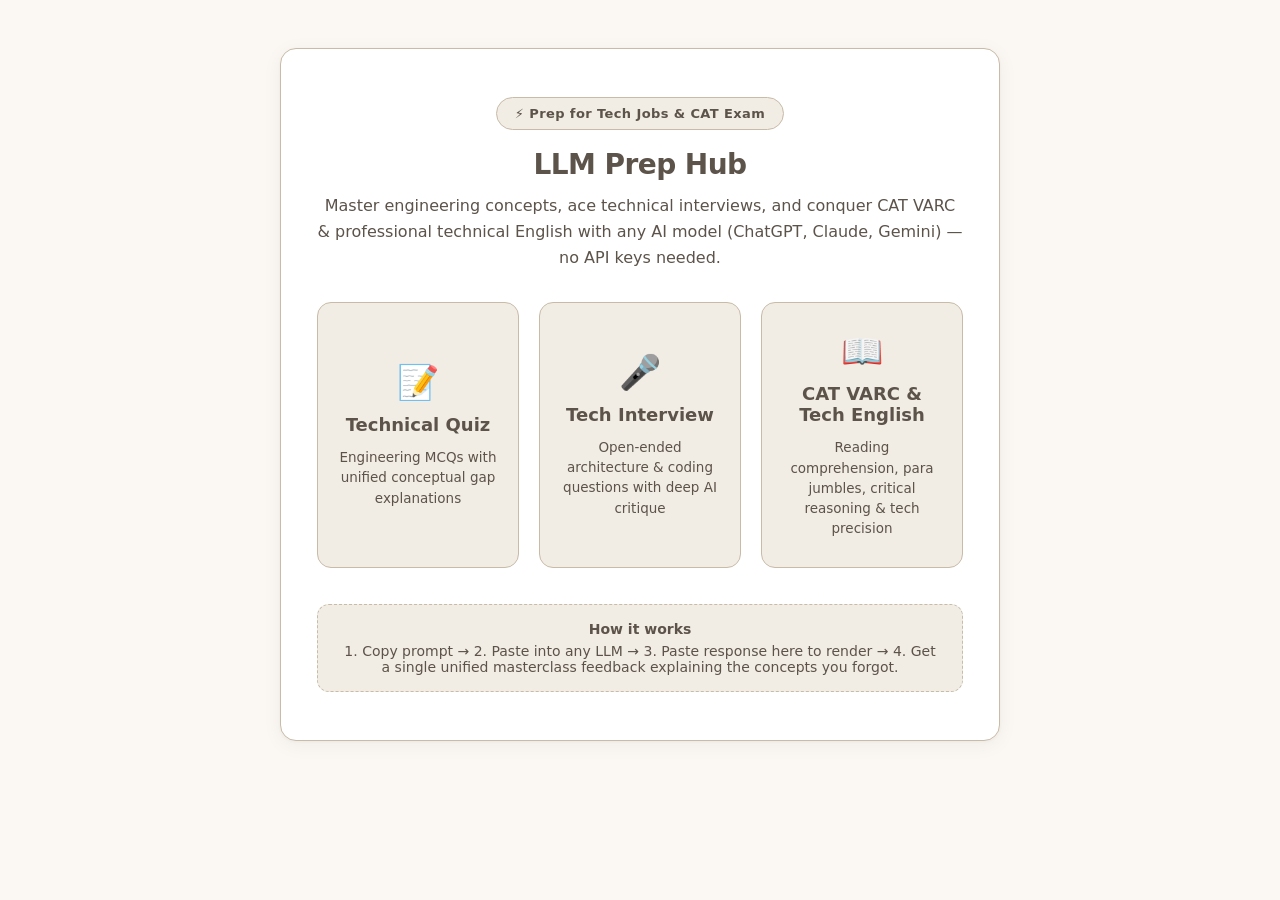
<file: index.html>
<!DOCTYPE html>
<html lang="en">
<head>
  <meta charset="UTF-8">
  <meta name="viewport" content="width=device-width, initial-scale=1.0">
  <title>LLM Prep Hub - Tech Job & CAT VARC Preparation</title>
  <link rel="stylesheet" href="styles.css">
</head>
<body>
  <div class="home-container">
    <div class="card home-card">
      <div class="brand-badge">⚡ Prep for Tech Jobs & CAT Exam</div>
      <h1>LLM Prep Hub</h1>
      <p class="home-subtitle">Master engineering concepts, ace technical interviews, and conquer CAT VARC & professional technical English with any AI model (ChatGPT, Claude, Gemini) — no API keys needed.</p>

      <div class="mode-grid">
        <a href="quiz/quiz.html" class="mode-card">
          <span class="mode-icon">📝</span>
          <span class="mode-title">Technical Quiz</span>
          <span class="mode-desc">Engineering MCQs with unified conceptual gap explanations</span>
        </a>

        <a href="interview/interview.html" class="mode-card">
          <span class="mode-icon">🎤</span>
          <span class="mode-title">Tech Interview</span>
          <span class="mode-desc">Open-ended architecture & coding questions with deep AI critique</span>
        </a>

        <a href="english/english.html" class="mode-card">
          <span class="mode-icon">📖</span>
          <span class="mode-title">CAT VARC & Tech English</span>
          <span class="mode-desc">Reading comprehension, para jumbles, critical reasoning & tech precision</span>
        </a>
      </div>

      <div class="home-footer">
        <strong>How it works</strong>
        <p>1. Copy prompt → 2. Paste into any LLM → 3. Paste response here to render → 4. Get a single unified masterclass feedback explaining the concepts you forgot.</p>
      </div>
    </div>
  </div>
</body>
</html>
</file>
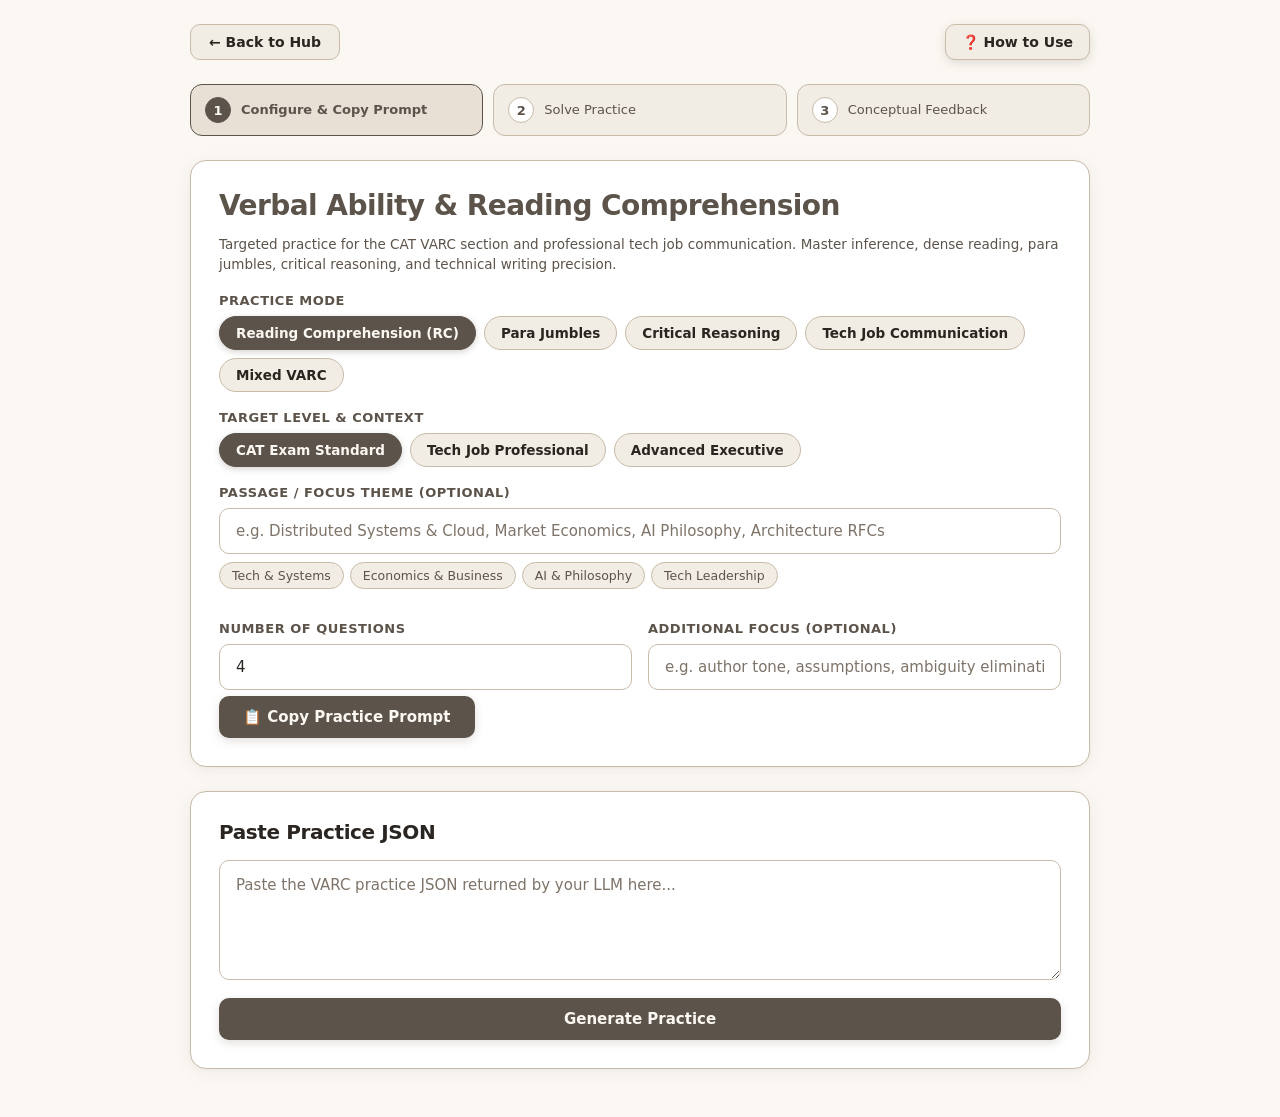
<file: english/english.html>
<!DOCTYPE html>
<html lang="en">
<head>
  <meta charset="UTF-8">
  <meta name="viewport" content="width=device-width, initial-scale=1.0">
  <meta http-equiv="Cache-Control" content="no-cache, no-store, must-revalidate">
  <meta http-equiv="Pragma" content="no-cache">
  <meta http-equiv="Expires" content="0">
  <title>LLM Learning Hub - CAT VARC & Tech English</title>
  <link rel="stylesheet" href="../styles.css">
</head>
<body>
  <div class="top-nav">
    <a href="../index.html" class="back-btn-top">← Back to Hub</a>
    <button id="helpBtn" class="help-btn-top">❓ How to Use</button>
  </div>

  <div class="container">
    <div class="step-flow">
      <div class="step active" id="step1">
        <span class="step-num">1</span>
        <span class="step-label">Configure & Copy Prompt</span>
      </div>
      <div class="step" id="step2">
        <span class="step-num">2</span>
        <span class="step-label">Solve Practice</span>
      </div>
      <div class="step" id="step3">
        <span class="step-num">3</span>
        <span class="step-label">Conceptual Feedback</span>
      </div>
    </div>

    <div class="card">
      <h1>Verbal Ability & Reading Comprehension</h1>
      <p class="template-hint">Targeted practice for the CAT VARC section and professional tech job communication. Master inference, dense reading, para jumbles, critical reasoning, and technical writing precision.</p>

      <label>Practice Mode</label>
      <div class="pill-group" id="practiceTypeGroup">
        <button type="button" class="pill-btn active" data-value="Reading Comprehension (RC)">Reading Comprehension (RC)</button>
        <button type="button" class="pill-btn" data-value="Para Jumbles & Sentence Order">Para Jumbles</button>
        <button type="button" class="pill-btn" data-value="Critical Reasoning & Inferences">Critical Reasoning</button>
        <button type="button" class="pill-btn" data-value="Tech Communication & Precision">Tech Job Communication</button>
        <button type="button" class="pill-btn" data-value="Mixed VARC Practice">Mixed VARC</button>
      </div>
      <input type="hidden" id="practiceType" value="Reading Comprehension (RC)">

      <label>Target Level & Context</label>
      <div class="pill-group" id="targetLevelGroup">
        <button type="button" class="pill-btn active" data-value="CAT Exam Standard">CAT Exam Standard</button>
        <button type="button" class="pill-btn" data-value="Tech Job Professional">Tech Job Professional</button>
        <button type="button" class="pill-btn" data-value="Advanced Executive">Advanced Executive</button>
      </div>
      <input type="hidden" id="targetLevel" value="CAT Exam Standard">

      <label for="topic">Passage / Focus Theme (Optional)</label>
      <input type="text" id="topic" placeholder="e.g. Distributed Systems & Cloud, Market Economics, AI Philosophy, Architecture RFCs">
      <div class="suggestion-chips">
        <button type="button" class="chip" onclick="setTopic('Distributed Systems & Cloud Computing')">Tech & Systems</button>
        <button type="button" class="chip" onclick="setTopic('Economics & Corporate Strategy')">Economics & Business</button>
        <button type="button" class="chip" onclick="setTopic('Cognitive Science & AI Ethics')">AI & Philosophy</button>
        <button type="button" class="chip" onclick="setTopic('Engineering Leadership & Technical RFCs')">Tech Leadership</button>
      </div>

      <div class="two-col-grid" style="margin-top: 14px;">
        <div>
          <label for="numQuestions">Number of Questions</label>
          <input type="number" id="numQuestions" value="4" min="1" max="20">
        </div>
        <div>
          <label for="additionalDescription">Additional Focus (optional)</label>
          <input type="text" id="additionalDescription" placeholder="e.g. author tone, assumptions, ambiguity elimination...">
        </div>
      </div>

      <button id="copyPromptBtn">📋 Copy Practice Prompt</button>
    </div>

    <div class="card">
      <h2>Paste Practice JSON</h2>
      <textarea id="jsonInput" placeholder="Paste the VARC practice JSON returned by your LLM here..."></textarea>
      <div class="action-buttons">
        <button id="generateBtn">Generate Practice</button>
      </div>
    </div>

    <div id="practiceArea" class="hidden">
      <div id="passageContainer"></div>
      <div id="questionsContainer"></div>
      <div id="submitArea"></div>
      <div id="result"></div>
    </div>

    <div id="feedbackPasteCard" class="card hidden">
      <h2>Paste AI Conceptual Feedback (Optional)</h2>
      <p class="template-hint">After copying the concept & knowledge gap prompt to your LLM, paste the AI's single masterclass response here to view it cleanly formatted.</p>
      <textarea id="feedbackTextInput" placeholder="Paste the AI's comprehensive conceptual feedback here..."></textarea>
      <div class="action-buttons">
        <button id="showFeedbackBtn">Show Feedback</button>
      </div>
    </div>

    <div id="feedbackViewArea"></div>
  </div>

  <div id="helpModal" class="modal-overlay">
    <div class="modal-card">
      <div class="modal-header">
        <h2>How to Use English / VARC Hub</h2>
        <button id="closeModalBtn" class="modal-close-btn">&times;</button>
      </div>
      <div class="modal-body">
        <ol>
          <li>Select your <strong>Practice Mode</strong> (e.g. Reading Comprehension, Para Jumbles, Tech Job Communication) and target level.</li>
          <li>Click <strong>📋 Copy Practice Prompt</strong> and paste it into any LLM (ChatGPT, Claude, Gemini).</li>
          <li>Paste the returned JSON into <strong>Paste Practice JSON</strong> and click <strong>Generate Practice</strong>.</li>
          <li>Read the passage (for RC) and select your answers for each question.</li>
          <li>Click <strong>Submit Test</strong> to view your score and detailed answer keys.</li>
          <li>Click <strong>📋 Copy Concept & Knowledge Gap Prompt</strong> — the LLM will give you a single cohesive response deeply explaining the reading, reasoning, and grammar concepts you missed.</li>
        </ol>
      </div>
    </div>
  </div>

  <div id="toast-container"></div>

  <script src="../common.js"></script>
  <script src="english.js"></script>
</body>
</html>
</file>
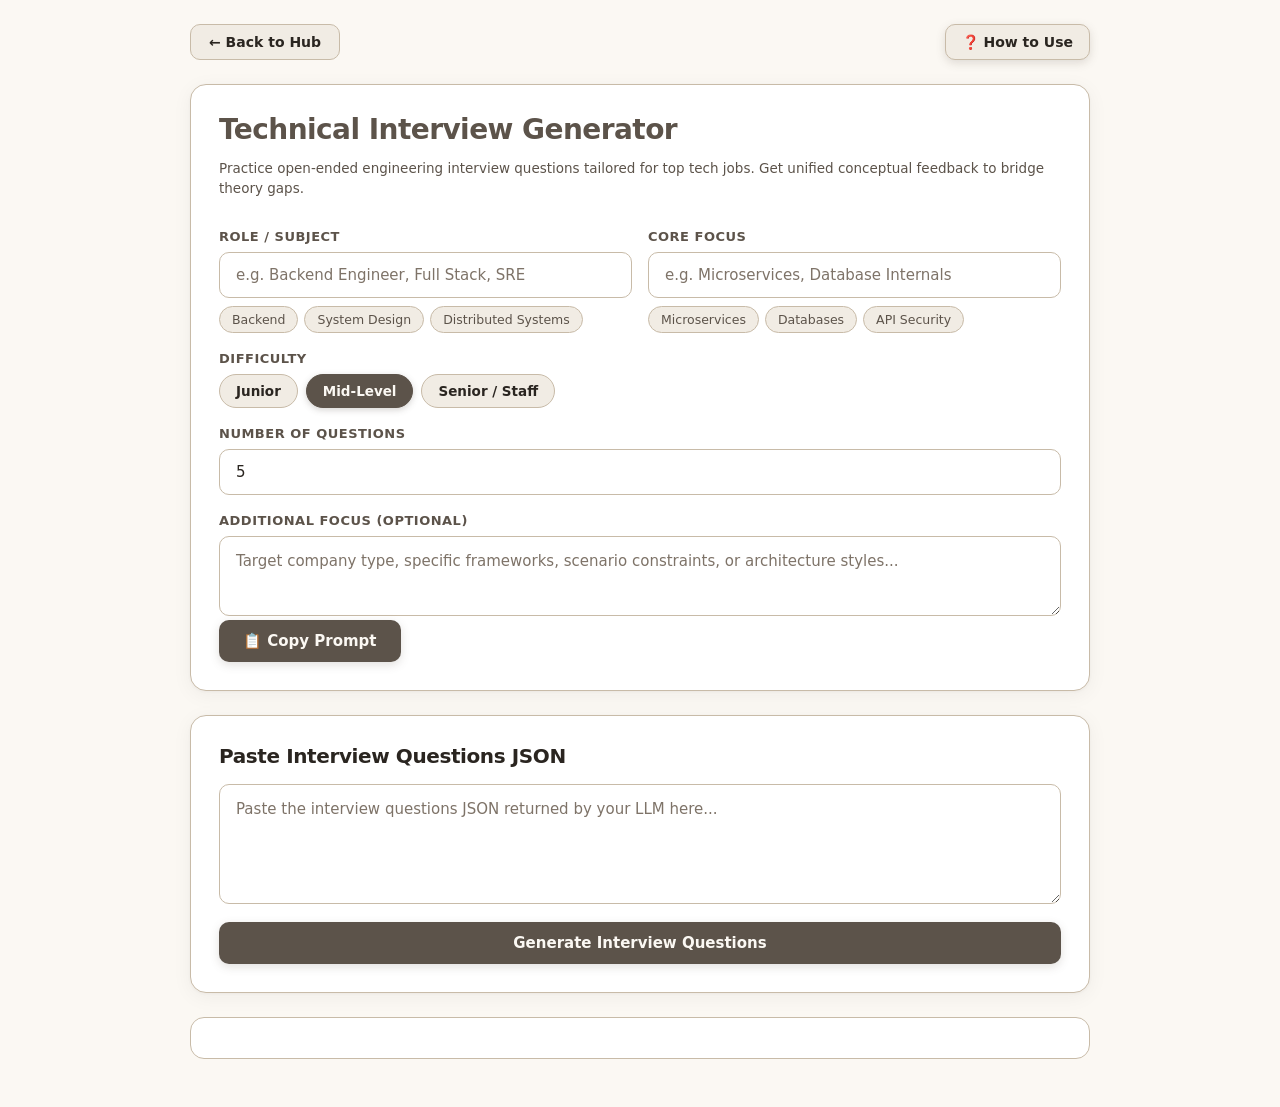
<file: interview/interview.html>
<!DOCTYPE html>
<html lang="en">
<head>
  <meta charset="UTF-8">
  <meta name="viewport" content="width=device-width, initial-scale=1.0">
  <meta http-equiv="Cache-Control" content="no-cache, no-store, must-revalidate">
  <meta http-equiv="Pragma" content="no-cache">
  <meta http-equiv="Expires" content="0">
  <title>LLM Learning Hub - Technical Interview Practice</title>
  <link rel="stylesheet" href="../styles.css">
</head>
<body>
  <div class="top-nav">
    <a href="../index.html" class="back-btn-top">← Back to Hub</a>
    <button id="helpBtn" class="help-btn-top">❓ How to Use</button>
  </div>

  <div class="container">
    <div class="card">
      <h1>Technical Interview Generator</h1>
      <p class="template-hint">Practice open-ended engineering interview questions tailored for top tech jobs. Get unified conceptual feedback to bridge theory gaps.</p>
      
      <div class="two-col-grid">
        <div>
          <label for="topic">Role / Subject</label>
          <input type="text" id="topic" placeholder="e.g. Backend Engineer, Full Stack, SRE">
          <div class="suggestion-chips">
            <button type="button" class="chip" onclick="setTopic('Backend Engineering')">Backend</button>
            <button type="button" class="chip" onclick="setTopic('System Design')">System Design</button>
            <button type="button" class="chip" onclick="setTopic('Distributed Systems')">Distributed Systems</button>
          </div>
        </div>

        <div>
          <label for="concept">Core Focus</label>
          <input type="text" id="concept" placeholder="e.g. Microservices, Database Internals">
          <div class="suggestion-chips">
            <button type="button" class="chip" onclick="setConcept('Microservices & Messaging')">Microservices</button>
            <button type="button" class="chip" onclick="setConcept('Database Sharding & Replication')">Databases</button>
            <button type="button" class="chip" onclick="setConcept('API Design & Security')">API Security</button>
          </div>
        </div>
      </div>
      
      <label>Difficulty</label>
      <div class="pill-group" id="difficultyGroup">
        <button type="button" class="pill-btn" data-value="Easy">Junior</button>
        <button type="button" class="pill-btn active" data-value="Medium">Mid-Level</button>
        <button type="button" class="pill-btn" data-value="Hard">Senior / Staff</button>
      </div>
      <input type="hidden" id="difficulty" value="Medium">
      
      <label for="numQuestions">Number of Questions</label>
      <input type="number" id="numQuestions" value="5" min="1" max="25">
      
      <label for="additionalDescription">Additional Focus (optional)</label>
      <textarea id="additionalDescription" style="min-height: 80px;" placeholder="Target company type, specific frameworks, scenario constraints, or architecture styles..."></textarea>

      <button id="copyPromptBtn">📋 Copy Prompt</button>
    </div>

    <div class="card">
      <h2>Paste Interview Questions JSON</h2>
      <textarea id="jsonInput" placeholder="Paste the interview questions JSON returned by your LLM here..."></textarea>
      <div class="action-buttons">
        <button id="generateQuizBtn">Generate Interview Questions</button>
      </div>
    </div>

    <div id="quiz"></div>
    <div id="submitArea"></div>
    <div id="result"></div>
    
    <div id="feedbackPasteCard" class="card hidden">
      <h2>Paste AI Feedback (Optional)</h2>
      <p class="template-hint">After copying the feedback prompt to your LLM, paste the AI's single evaluation response here to display it.</p>
      <textarea id="feedbackTextInput" placeholder="Paste the AI's comprehensive conceptual evaluation and feedback here..."></textarea>
      <div class="action-buttons">
        <button id="showFeedbackBtn">Show Interview Feedback</button>
      </div>
    </div>

    <div id="feedbackViewArea"></div>
  </div>

  <div id="helpModal" class="modal-overlay">
    <div class="modal-card">
      <div class="modal-header">
        <h2>How to Use Interview Mode</h2>
        <button id="closeModalBtn" class="modal-close-btn">&times;</button>
      </div>
      <div class="modal-body">
        <ol>
          <li>Configure your target <strong>Role</strong>, <strong>Core Focus</strong>, and difficulty level.</li>
          <li>Click <strong>📋 Copy Prompt</strong> and paste it into an LLM (ChatGPT, Claude, Gemini) to generate open-ended questions.</li>
          <li>Paste the returned JSON into <strong>Paste Interview Questions JSON</strong> and click <strong>Generate</strong>.</li>
          <li>Write your answers to each technical interview question.</li>
          <li>Click <strong>📋 Copy Comprehensive Feedback Prompt</strong> — this prompts the LLM for a single unified response that deeply explains forgotten concepts and architectural principles.</li>
          <li>Paste the AI feedback into the box below to view it nicely formatted.</li>
        </ol>
      </div>
    </div>
  </div>

  <div id="toast-container"></div>

  <script src="../common.js"></script>
  <script src="interview.js"></script>
</body>
</html>
</file>
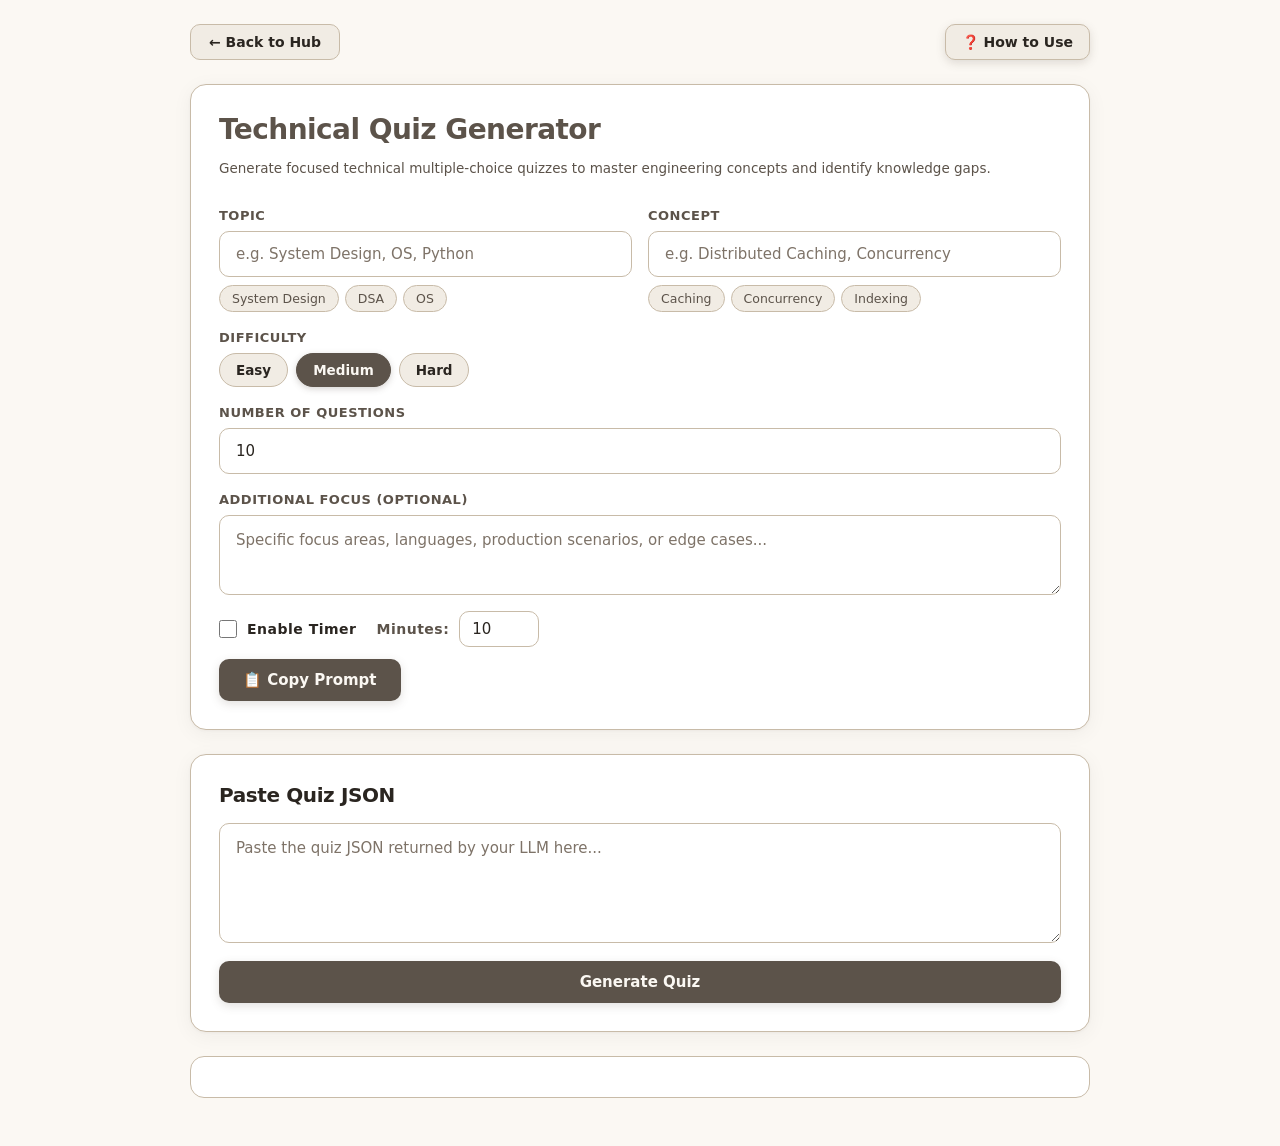
<file: quiz/quiz.html>
<!DOCTYPE html>
<html lang="en">
<head>
  <meta charset="UTF-8">
  <meta name="viewport" content="width=device-width, initial-scale=1.0">
  <meta http-equiv="Cache-Control" content="no-cache, no-store, must-revalidate">
  <meta http-equiv="Pragma" content="no-cache">
  <meta http-equiv="Expires" content="0">
  <title>LLM Quiz Generator - Technical Quiz Mode</title>
  <link rel="stylesheet" href="../styles.css">
</head>
<body>
  <div class="top-nav">
    <a href="../index.html" class="back-btn-top">← Back to Hub</a>
    <button id="helpBtn" class="help-btn-top">❓ How to Use</button>
  </div>

  <div class="container">
    <div class="card">
      <h1>Technical Quiz Generator</h1>
      <p class="template-hint">Generate focused technical multiple-choice quizzes to master engineering concepts and identify knowledge gaps.</p>
      
      <div class="two-col-grid">
        <div>
          <label for="topic">Topic</label>
          <input type="text" id="topic" placeholder="e.g. System Design, OS, Python">
          <div class="suggestion-chips">
            <button type="button" class="chip" onclick="setTopic('System Design')">System Design</button>
            <button type="button" class="chip" onclick="setTopic('Data Structures')">DSA</button>
            <button type="button" class="chip" onclick="setTopic('Operating Systems')">OS</button>
          </div>
        </div>

        <div>
          <label for="concept">Concept</label>
          <input type="text" id="concept" placeholder="e.g. Distributed Caching, Concurrency">
          <div class="suggestion-chips">
            <button type="button" class="chip" onclick="setConcept('Distributed Caching')">Caching</button>
            <button type="button" class="chip" onclick="setConcept('Concurrency & Locks')">Concurrency</button>
            <button type="button" class="chip" onclick="setConcept('Indexing & B-Trees')">Indexing</button>
          </div>
        </div>
      </div>
      
      <label>Difficulty</label>
      <div class="pill-group" id="difficultyGroup">
        <button type="button" class="pill-btn" data-value="Easy">Easy</button>
        <button type="button" class="pill-btn active" data-value="Medium">Medium</button>
        <button type="button" class="pill-btn" data-value="Hard">Hard</button>
      </div>
      <input type="hidden" id="difficulty" value="Medium">
      
      <label for="numQuestions">Number of Questions</label>
      <input type="number" id="numQuestions" value="10" min="1" max="50">
      
      <label for="additionalDescription">Additional Focus (optional)</label>
      <textarea id="additionalDescription" style="min-height: 80px;" placeholder="Specific focus areas, languages, production scenarios, or edge cases..."></textarea>

      <div class="timer-controls">
        <div class="checkbox-group">
          <input type="checkbox" id="enableTimer">
          <label for="enableTimer">Enable Timer</label>
        </div>
        <div class="timer-duration">
          <label for="timerMinutes">Minutes:</label>
          <input type="number" id="timerMinutes" value="10" min="1" max="120">
        </div>
      </div>

      <button id="copyPromptBtn">📋 Copy Prompt</button>
    </div>

    <div class="card">
      <h2>Paste Quiz JSON</h2>
      <textarea id="jsonInput" placeholder="Paste the quiz JSON returned by your LLM here..."></textarea>
      <div class="action-buttons">
        <button id="generateQuizBtn">Generate Quiz</button>
      </div>
    </div>

    <div id="timerBar" class="timer-bar hidden"></div>
    <div id="quiz"></div>
    <div id="submitArea"></div>
    <div id="result"></div>

    <div id="feedbackPasteCard" class="card hidden">
      <h2>Paste AI Feedback (Optional)</h2>
      <p class="template-hint">After copying the knowledge gap prompt to your LLM, paste the AI's response here to view it cleanly inside the app.</p>
      <textarea id="feedbackTextInput" placeholder="Paste the AI's explanation and conceptual review here..."></textarea>
      <div class="action-buttons">
        <button id="renderFeedbackBtn">Show Feedback</button>
      </div>
    </div>
    <div id="feedbackViewArea"></div>
  </div>

  <div id="helpModal" class="modal-overlay">
    <div class="modal-card">
      <div class="modal-header">
        <h2>How to Use Quiz Mode</h2>
        <button id="closeModalBtn" class="modal-close-btn">&times;</button>
      </div>
      <div class="modal-body">
        <ol>
          <li>Enter your target <strong>Topic</strong>, <strong>Concept</strong>, pick a difficulty, and choose question count.</li>
          <li>Click <strong>📋 Copy Prompt</strong> and paste it into any LLM (ChatGPT, Claude, Gemini).</li>
          <li>Copy the JSON response from the LLM and paste it into the <strong>Paste Quiz JSON</strong> box.</li>
          <li>Click <strong>Generate Quiz</strong>, solve the questions, and click <strong>Submit Quiz</strong>.</li>
          <li>Click <strong>📋 Copy Concept & Knowledge Gap Prompt</strong> to get a single unified explanation of the forgotten concepts from the LLM.</li>
        </ol>
      </div>
    </div>
  </div>

  <div id="toast-container"></div>

  <script src="../common.js"></script>
  <script src="quiz.js"></script>
</body>
</html>
</file>
<file: styles.css>
:root {
  --bg-primary: #FBF8F3;
  --bg-surface: #F1ECE4;
  --bg-card: #FFFFFF;
  --border-color: #C8BBA8;
  --border-subtle: #DDD5CA;
  --border-focus: #5C534A;
  --primary-color: #5C534A;
  --primary-hover: #474039;
  --accent-color: #C8BBA8;
  --accent-hover: #B8AA95;
  --text-primary: #2A2520;
  --text-secondary: #5C534A;
  --text-muted: #7E7368;
  --success-bg: #EBF7EE;
  --success-border: #2E7D32;
  --success-text: #1B5E20;
  --error-bg: #FDF2F2;
  --error-border: #D32F2F;
  --error-text: #C62828;
  --font-sans: 'Inter', system-ui, -apple-system, BlinkMacSystemFont, "Segoe UI", Roboto, sans-serif;
  --card-shadow: 0 4px 20px rgba(42, 37, 32, 0.05), 0 1px 3px rgba(42, 37, 32, 0.04);
}

* {
  box-sizing: border-box;
}

body {
  font-family: var(--font-sans);
  background-color: var(--bg-primary);
  color: var(--text-primary);
  margin: 0;
  min-height: 100vh;
  display: flex;
  flex-direction: column;
  justify-content: flex-start;
  align-items: center;
  padding: 24px 20px;
  -webkit-font-smoothing: antialiased;
}

.container {
  width: 100%;
  max-width: 900px;
  margin: 0 auto;
  padding: 0;
}

/* Top Navigation Bar */
.top-nav {
  width: 100%;
  max-width: 900px;
  margin-bottom: 24px;
  display: flex;
  justify-content: space-between;
  align-items: center;
}

.back-btn-top {
  display: inline-flex;
  align-items: center;
  gap: 8px;
  padding: 9px 18px;
  background: var(--bg-surface);
  border: 1.5px solid var(--border-color);
  color: var(--text-primary);
  border-radius: 10px;
  text-decoration: none;
  font-size: 14px;
  font-weight: 600;
  transition: all 0.2s ease;
}

.back-btn-top:hover {
  background: var(--primary-color);
  border-color: var(--primary-color);
  color: #FBF8F3;
}

.help-btn-top {
  display: inline-flex;
  align-items: center;
  gap: 6px;
  padding: 9px 16px;
  background: var(--bg-surface);
  border: 1.5px solid var(--border-color);
  color: var(--text-primary);
  border-radius: 10px;
  font-size: 14px;
  font-weight: 600;
  cursor: pointer;
  transition: all 0.2s ease;
}

.help-btn-top:hover {
  background: var(--primary-color);
  border-color: var(--primary-color);
  color: #FBF8F3;
}

/* Cards */
.card,
.question,
.overall-feedback-card {
  background: var(--bg-card);
  border: 1.5px solid var(--border-color);
  border-radius: 16px;
  box-shadow: var(--card-shadow);
  padding: 28px;
  margin-bottom: 24px;
  transition: border-color 0.2s ease, box-shadow 0.2s ease;
}

.card:hover {
  border-color: var(--primary-color);
}

h1, h2, h3, h4 {
  color: var(--text-primary);
  font-weight: 700;
  margin-top: 0;
  letter-spacing: -0.02em;
}

h1 {
  font-size: 28px;
  color: var(--primary-color);
  margin-bottom: 12px;
}

h2 {
  font-size: 20px;
  margin-bottom: 16px;
}

h3 {
  font-size: 17px;
  margin-bottom: 12px;
}

label {
  display: block;
  font-size: 13px;
  font-weight: 700;
  text-transform: uppercase;
  letter-spacing: 0.5px;
  color: var(--text-secondary);
  margin-bottom: 8px;
  margin-top: 18px;
}

/* Inputs & Textareas */
input[type="text"],
input[type="number"],
textarea {
  width: 100%;
  padding: 13px 16px;
  background: #FFFFFF;
  border: 1.5px solid var(--border-color);
  border-radius: 10px;
  color: var(--text-primary);
  font-family: inherit;
  font-size: 15px;
  box-sizing: border-box;
  transition: all 0.2s ease;
  outline: none;
}

input[type="text"]::placeholder,
input[type="number"]::placeholder,
textarea::placeholder {
  color: var(--text-muted);
}

input[type="text"]:hover,
input[type="number"]:hover,
textarea:hover {
  border-color: var(--primary-color);
}

input[type="text"]:focus,
input[type="number"]:focus,
textarea:focus {
  border-color: var(--border-focus);
  background: #FFFFFF;
  box-shadow: 0 0 0 3px rgba(92, 83, 74, 0.12);
}

textarea {
  min-height: 120px;
  resize: vertical;
  line-height: 1.5;
}

/* Pill Selectors (Alternative to <select>) */
.pill-group {
  display: flex;
  gap: 8px;
  flex-wrap: wrap;
  margin-top: 6px;
  margin-bottom: 12px;
}

.pill-btn {
  padding: 8px 16px;
  border-radius: 999px;
  border: 1.5px solid var(--border-color);
  background: var(--bg-surface);
  color: var(--text-primary);
  font-size: 13.5px;
  font-weight: 600;
  cursor: pointer;
  transition: all 0.2s ease;
  box-shadow: none;
}

.pill-btn:hover {
  background: #E8E0D5;
  border-color: var(--primary-color);
  transform: none;
  box-shadow: none;
}

.pill-btn.active {
  background: var(--primary-color);
  color: #FBF8F3;
  border-color: var(--primary-color);
  box-shadow: 0 2px 6px rgba(92, 83, 74, 0.25);
}

/* Suggestion Chips */
.suggestion-chips {
  display: flex;
  flex-wrap: wrap;
  gap: 6px;
  margin-top: 8px;
}

.chip {
  background: var(--bg-surface);
  border: 1px solid var(--border-color);
  color: var(--text-secondary);
  font-size: 12.5px;
  padding: 5px 12px;
  border-radius: 20px;
  cursor: pointer;
  transition: all 0.2s ease;
  font-family: inherit;
  font-weight: 500;
  box-shadow: none;
}

.chip:hover {
  background: var(--primary-color);
  border-color: var(--primary-color);
  color: #FBF8F3;
  transform: translateY(-1px);
  box-shadow: none;
}

/* Buttons */
button {
  background: var(--primary-color);
  color: #FBF8F3;
  border: none;
  padding: 12px 24px;
  border-radius: 10px;
  cursor: pointer;
  font-size: 15px;
  font-weight: 600;
  transition: all 0.2s ease;
  box-shadow: 0 3px 10px rgba(92, 83, 74, 0.18);
  display: inline-flex;
  align-items: center;
  justify-content: center;
  gap: 8px;
  font-family: inherit;
}

button:hover {
  background: var(--primary-hover);
  transform: translateY(-1px);
  box-shadow: 0 5px 14px rgba(92, 83, 74, 0.25);
}

button:active {
  transform: translateY(0);
}

.secondary-btn {
  background: var(--bg-surface);
  border: 1.5px solid var(--border-color);
  color: var(--text-primary);
  box-shadow: none;
}

.secondary-btn:hover {
  background: #E8E0D5;
  border-color: var(--primary-color);
  color: var(--text-primary);
  box-shadow: none;
  transform: translateY(-1px);
}

.action-buttons {
  display: flex;
  gap: 12px;
  flex-wrap: wrap;
  width: 100%;
  margin-top: 14px;
}

.action-buttons button {
  flex: 1;
  min-width: 180px;
}

#submitArea {
  width: 100%;
  margin: 20px 0;
}

#submitArea > button,
#submitArea .action-buttons {
  width: 100%;
}

/* Options for MCQs */
.option {
  display: flex;
  align-items: flex-start;
  gap: 14px;
  padding: 14px 18px;
  margin: 10px 0;
  background: var(--bg-surface);
  border: 1.5px solid var(--border-color);
  border-radius: 10px;
  cursor: pointer;
  transition: all 0.2s ease;
}

.option:hover {
  background: #EBE4D8;
  border-color: var(--primary-color);
}

.option input {
  width: 18px;
  height: 18px;
  margin-top: 2px;
  accent-color: var(--primary-color);
  flex-shrink: 0;
  cursor: pointer;
}

.option-content {
  flex: 1;
  min-width: 0;
}

.question-text {
  font-family: inherit;
  font-size: 15.5px;
  line-height: 1.6;
  background: var(--bg-surface);
  border: 1.5px solid var(--border-color);
  border-radius: 10px;
  padding: 16px;
  margin: 10px 0 14px;
  white-space: pre-wrap;
  word-break: break-word;
}

.option-text {
  font-size: 14.5px;
  line-height: 1.5;
}

.correct-option {
  background: var(--success-bg) !important;
  border-color: var(--success-border) !important;
  color: var(--success-text);
  font-weight: 500;
}

.wrong-option {
  background: var(--error-bg) !important;
  border-color: var(--error-border) !important;
  color: var(--error-text);
}

.correct {
  color: var(--success-text);
  font-weight: 600;
  margin: 8px 0;
}

.wrong {
  color: var(--error-text);
  font-weight: 600;
  margin: 8px 0;
}

.concept-tag {
  display: inline-block;
  font-size: 12px;
  font-weight: 600;
  color: var(--text-secondary);
  background: var(--bg-surface);
  border: 1px solid var(--border-color);
  padding: 3px 10px;
  border-radius: 999px;
  margin-top: 6px;
}

#result {
  font-size: 22px;
  font-weight: 700;
  margin: 24px 0;
  text-align: center;
  background: var(--bg-card);
  border: 1.5px solid var(--border-color);
  padding: 20px;
  border-radius: 14px;
  color: var(--primary-color);
}

.hidden {
  display: none !important;
}

/* Reading Comprehension Specifics */
.rc-passage-card {
  background: var(--bg-surface);
  border: 1.5px solid var(--border-color);
  border-radius: 14px;
  padding: 24px 28px;
  margin-bottom: 24px;
}

.rc-passage-title {
  font-size: 18px;
  font-weight: 700;
  color: var(--primary-color);
  margin-bottom: 12px;
  display: flex;
  align-items: center;
  gap: 8px;
}

.rc-passage-body {
  font-size: 15.5px;
  line-height: 1.8;
  color: var(--text-primary);
  white-space: pre-wrap;
  word-break: break-word;
}

/* Unified Single-Response Feedback Display */
.unified-feedback-card {
  background: var(--bg-card);
  border: 2px solid var(--primary-color);
  border-radius: 16px;
  padding: 28px;
  margin-top: 24px;
  box-shadow: var(--card-shadow);
}

.unified-feedback-card h2 {
  color: var(--primary-color);
  border-bottom: 1.5px solid var(--border-color);
  padding-bottom: 12px;
  margin-bottom: 18px;
}

.unified-feedback-body {
  font-size: 15px;
  line-height: 1.75;
  color: var(--text-primary);
  white-space: pre-wrap;
  word-break: break-word;
}

/* Interview mode specifics */
.answer-label {
  margin-top: 16px;
}

.answer-input {
  min-height: 140px;
  background: #FFFFFF !important;
}

.feedback-block {
  margin-top: 14px;
  padding: 16px;
  border-radius: 10px;
  background: var(--bg-surface);
  border: 1px solid var(--border-color);
}

.feedback-heading {
  font-weight: 700;
  margin-bottom: 6px;
  color: var(--primary-color);
  font-size: 13px;
  text-transform: uppercase;
  letter-spacing: 0.5px;
}

.feedback-pill {
  display: inline-flex;
  align-items: center;
  gap: 8px;
  padding: 6px 14px;
  border-radius: 999px;
  background: var(--bg-surface);
  border: 1.5px solid var(--border-color);
  font-weight: 600;
  font-size: 14px;
}

.pill-label {
  color: var(--text-secondary);
}

.pill-value {
  color: var(--primary-color);
}

/* Home page styling */
.home-container {
  display: flex;
  flex-direction: column;
  align-items: center;
  justify-content: center;
  min-height: 85vh;
  text-align: center;
  width: 100%;
}

.home-card {
  max-width: 720px;
  width: 100%;
  padding: 48px 36px;
}

.brand-badge {
  display: inline-flex;
  align-items: center;
  gap: 8px;
  padding: 8px 18px;
  border-radius: 999px;
  background: var(--bg-surface);
  border: 1.5px solid var(--border-color);
  color: var(--primary-color);
  font-size: 13px;
  font-weight: 700;
  letter-spacing: 0.4px;
  margin-bottom: 18px;
}

.home-subtitle {
  color: var(--text-secondary);
  margin-top: 10px;
  line-height: 1.6;
  font-size: 16px;
}

.mode-grid {
  display: grid;
  grid-template-columns: repeat(auto-fit, minmax(200px, 1fr));
  gap: 20px;
  margin-top: 32px;
  width: 100%;
}

.mode-card {
  background: var(--bg-surface);
  border: 1.5px solid var(--border-color);
  border-radius: 14px;
  padding: 28px 20px;
  text-decoration: none;
  color: var(--text-primary);
  display: flex;
  flex-direction: column;
  align-items: center;
  gap: 12px;
  transition: all 0.25s ease;
  cursor: pointer;
  box-sizing: border-box;
  min-height: 190px;
  justify-content: center;
}

.mode-card:hover {
  border-color: var(--primary-color);
  transform: translateY(-3px);
  background: #EAE3D9;
  box-shadow: 0 8px 20px rgba(42, 37, 32, 0.08);
}

.mode-card:focus-visible {
  outline: 2px solid var(--primary-color);
  outline-offset: 2px;
}

.mode-icon {
  font-size: 34px;
}

.mode-title {
  font-size: 18px;
  font-weight: 700;
  color: var(--primary-color);
}

.mode-desc {
  font-size: 13.5px;
  color: var(--text-secondary);
  line-height: 1.5;
}

.home-footer {
  margin-top: 36px;
  padding: 16px 20px;
  background: var(--bg-surface);
  border: 1.5px dashed var(--border-color);
  border-radius: 12px;
  font-size: 14px;
  color: var(--text-secondary);
}

.home-footer strong {
  color: var(--primary-color);
}

.home-footer p {
  margin: 6px 0 0;
}

/* Step Flow Indicator */
.step-flow {
  display: flex;
  gap: 10px;
  margin-bottom: 24px;
  flex-wrap: wrap;
}

.step {
  flex: 1;
  min-width: 140px;
  display: flex;
  align-items: center;
  gap: 10px;
  padding: 12px 14px;
  background: var(--bg-surface);
  border: 1.5px solid var(--border-color);
  border-radius: 12px;
  color: var(--text-secondary);
  transition: all 0.25s ease;
}

.step.active {
  border-color: var(--primary-color);
  background: #E8E0D5;
  color: var(--primary-color);
  font-weight: 600;
}

.step .step-num {
  width: 26px;
  height: 26px;
  border-radius: 50%;
  background: var(--bg-card);
  border: 1.5px solid var(--border-color);
  display: flex;
  align-items: center;
  justify-content: center;
  font-size: 13px;
  font-weight: 700;
  flex-shrink: 0;
  color: var(--text-secondary);
  transition: all 0.25s ease;
}

.step.active .step-num {
  background: var(--primary-color);
  border-color: var(--primary-color);
  color: #FBF8F3;
}

.step-label {
  font-size: 13px;
  line-height: 1.3;
}

/* Timer Controls */
.timer-controls {
  display: flex;
  align-items: center;
  gap: 20px;
  margin: 12px 0;
  flex-wrap: wrap;
}

.checkbox-group {
  display: flex;
  align-items: center;
  gap: 10px;
}

.checkbox-group input {
  width: 18px;
  height: 18px;
  accent-color: var(--primary-color);
  cursor: pointer;
  margin: 0;
}

.checkbox-group label {
  margin: 0;
  color: var(--text-primary);
  cursor: pointer;
  font-weight: 600;
  text-transform: none;
  font-size: 14px;
}

.timer-duration {
  display: flex;
  align-items: center;
  gap: 10px;
}

.timer-duration label {
  margin: 0;
  white-space: nowrap;
  text-transform: none;
  font-size: 14px;
}

.timer-duration input {
  width: 80px;
  padding: 8px 12px;
}

/* Timer Bar */
.timer-bar {
  position: sticky;
  top: 12px;
  z-index: 50;
  background: var(--bg-card);
  border: 2px solid var(--primary-color);
  color: var(--primary-color);
  border-radius: 12px;
  padding: 12px 20px;
  margin-bottom: 20px;
  font-size: 17px;
  font-weight: 700;
  text-align: center;
  box-shadow: 0 4px 16px rgba(42, 37, 32, 0.08);
}

.timer-bar.timer-warning {
  background: var(--error-bg);
  border-color: var(--error-border);
  color: var(--error-text);
  animation: timer-pulse 1s ease-in-out infinite;
}

@keyframes timer-pulse {
  0%, 100% { opacity: 1; }
  50% { opacity: 0.6; }
}

/* Modal Styles */
.modal-overlay {
  position: fixed;
  top: 0;
  left: 0;
  width: 100%;
  height: 100%;
  background: rgba(42, 37, 32, 0.5);
  backdrop-filter: blur(4px);
  display: flex;
  justify-content: center;
  align-items: center;
  z-index: 1000;
  padding: 20px;
  opacity: 0;
  pointer-events: none;
  transition: opacity 0.25s ease;
}

.modal-overlay.active {
  opacity: 1;
  pointer-events: auto;
}

.modal-card {
  background: var(--bg-card);
  border: 1.5px solid var(--border-color);
  border-radius: 16px;
  max-width: 560px;
  width: 100%;
  padding: 30px;
  box-shadow: 0 16px 40px rgba(42, 37, 32, 0.15);
  position: relative;
  transform: translateY(10px);
  transition: transform 0.25s ease;
}

.modal-overlay.active .modal-card {
  transform: translateY(0);
}

.modal-header {
  display: flex;
  justify-content: space-between;
  align-items: center;
  margin-bottom: 16px;
}

.modal-header h2 {
  margin: 0;
  font-size: 20px;
  color: var(--primary-color);
}

.modal-close-btn {
  background: transparent;
  border: none;
  color: var(--text-secondary);
  font-size: 24px;
  cursor: pointer;
  padding: 4px;
  box-shadow: none;
  border-radius: 6px;
  line-height: 1;
}

.modal-close-btn:hover {
  background: var(--bg-surface);
  color: var(--text-primary);
  box-shadow: none;
  transform: none;
}

.modal-body {
  color: var(--text-secondary);
  font-size: 15px;
  line-height: 1.6;
}

.modal-body ol {
  margin: 0;
  padding-left: 20px;
}

.modal-body li {
  margin-bottom: 10px;
}

.modal-body strong {
  color: var(--text-primary);
}

/* Toast Notifications */
#toast-container {
  position: fixed;
  bottom: 24px;
  left: 50%;
  transform: translateX(-50%);
  z-index: 2000;
  display: flex;
  flex-direction: column;
  align-items: center;
  gap: 8px;
  width: min(92vw, 440px);
  pointer-events: none;
}

.toast {
  background: var(--primary-color);
  border: 1.5px solid var(--border-color);
  color: #FBF8F3;
  padding: 12px 20px;
  border-radius: 10px;
  font-size: 14px;
  font-weight: 500;
  box-shadow: 0 8px 24px rgba(42, 37, 32, 0.15);
  opacity: 0;
  transform: translateY(12px);
  transition: all 0.25s ease;
  text-align: center;
  max-width: 100%;
  line-height: 1.4;
  word-break: break-word;
}

.toast.show {
  opacity: 1;
  transform: translateY(0);
}

.toast.success {
  background: #1B5E20;
  border-color: #2E7D32;
  color: #FFFFFF;
}

.toast.error {
  background: #B71C1C;
  border-color: #D32F2F;
  color: #FFFFFF;
}

.template-hint {
  font-size: 13.5px;
  color: var(--text-secondary);
  margin-top: 4px;
  margin-bottom: 12px;
  line-height: 1.5;
}

/* Grid for two column inputs */
.two-col-grid {
  display: grid;
  grid-template-columns: 1fr 1fr;
  gap: 16px;
  margin-bottom: 6px;
}

@media (max-width: 640px) {
  .two-col-grid {
    grid-template-columns: 1fr;
    gap: 10px;
  }

  body {
    padding: 14px 10px;
  }

  .card,
  .question,
  .overall-feedback-card {
    padding: 18px 16px;
  }

  h1 {
    font-size: 24px;
  }

  button {
    width: 100%;
  }

  .action-buttons {
    flex-direction: column;
  }

  .action-buttons button {
    min-width: 0;
  }

  .step-flow {
    gap: 6px;
  }

  .step {
    min-width: 100%;
    padding: 10px 12px;
  }

  .home-card {
    padding: 28px 18px;
  }
}
</file>
